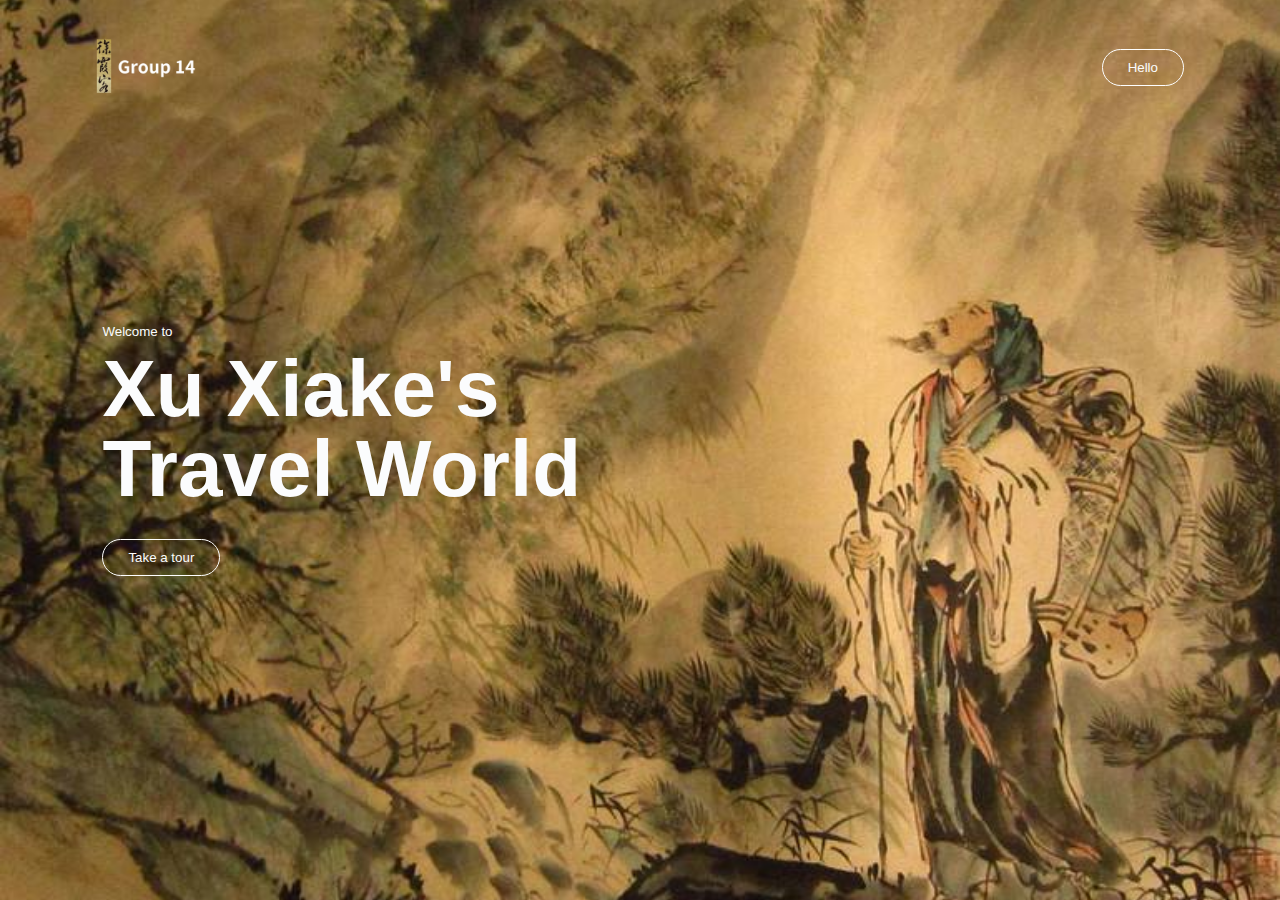
<file: page1/index.html>
<html>
<head>
    <title>Website Page Design - Xu Xiake's Tutorials</title>
    <link rel="stylesheet" href="style.css">
</head>
<body>
    <div class="hero">
        <div class="navbar">
            <img src="image/logo.png" class="logo">
            <button type="button">Hello</button>
        </div>
        <div class="content">
            <small>Welcome to</small>
            <h1>Xu Xiake's<br>Travel World</h1>
            <button onclick="window.location.href='../page2/index.html'" type="button">Take a tour</button>
        </div>

        <div class="bubbles">
            <img src="image/2.png">
            <img src="image/2.png">
            <img src="image/2.png">
            <img src="image/2.png">
            <img src="image/2.png">
            <img src="image/2.png">
            <img src="image/2.png">
        </div>
    </div>
</body>
</html>
</file>
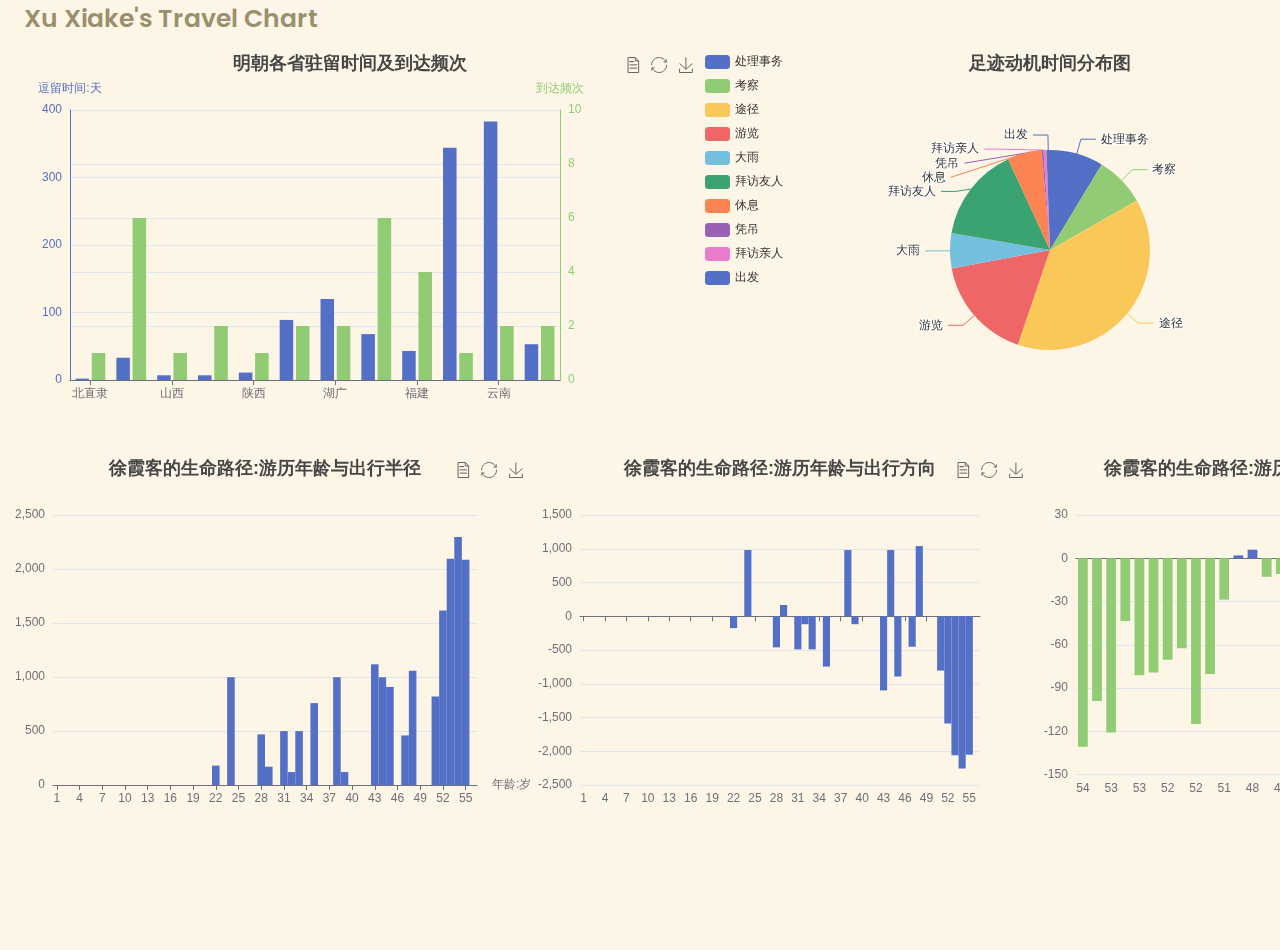
<file: charts/charts.html>
<!DOCTYPE html>
<html>

<head>
  <meta charset="utf-8" />
  <title>Website Page Design - Xu Xiake's Tutorials</title>
  <link rel="stylesheet" href="style.css">
  <!-- 引入刚刚下载的 ECharts 文件 -->
  <script src="echarts.js"></script>
</head>

<body>
  <div id="head" style="width: 100%;height:50px;background: #FDF5E6;">
    <pre class="head">    Xu Xiake's Travel Chart</pre>
  </div>
  <div class="container">
    <div id="one" style="width: 700px;height:400px;"></div>
    <div id="main" style="width: 700px;height:400px;"></div>
    <script type="text/javascript">
      var chartDom = document.getElementById('one');
      var myChart = echarts.init(chartDom);
      var option;
      const colors = ['#5470C6', '#91CC75'];
      option = {
        title: {
          text: '明朝各省驻留时间及到达频次',
          left: 'center'
        },
        color: colors,
        tooltip: {
          trigger: 'axis',
          axisPointer: {
            type: 'cross'
          }
        },
        grid: {
          right: '20%'
        },
        toolbox: {
          feature: {
            dataView: { show: true, readOnly: false },
            restore: { show: true },
            saveAsImage: { show: true }
          }
        },
        xAxis: [
          {
            type: 'category',
            axisTick: {
              alignWithLabel: true
            },
            // prettier-ignore
            data: ['北直隶', '南直隶', '山西', '河南', '陕西', '江西', '湖广', '浙江', '福建', '广西', '云南', '贵州']
          }
        ],
        yAxis: [
          {
            type: 'value',
            name: '逗留时间:天',
            min: 0,
            max: 400,
            position: 'left',
            axisLine: {
              show: true,
              lineStyle: {
                color: colors[0]
              }
            }
          },
          {
            type: 'value',
            name: '到达频次',
            min: 0,
            max: 10,
            position: 'right',
            axisLine: {
              show: true,
              lineStyle: {
                color: colors[1]
              }
            }
          }
        ],
        series: [
          {
            name: '逗留时间:天',
            type: 'bar',
            data: [
              2, 33, 7, 7, 11, 89, 120, 68, 43, 344, 383, 53
            ]
          },
          {
            name: '到达频次',
            type: 'bar',
            yAxisIndex: 1,
            data: [
              1, 6, 1, 2, 1, 2, 2, 6, 4, 1, 2, 2
            ]
          }
        ]
      };

      option && myChart.setOption(option);

    </script>
    <script type="text/javascript">
      // 基于准备好的dom，初始化echarts实例
      var myChart = echarts.init(document.getElementById('main'));

      // 指定图表的配置项和数据
      var option = {
        title: {
          text: '足迹动机时间分布图',
          left: 'center'
        },
        tooltip: {
          trigger: 'item'
        },
        legend: {
          orient: 'vertical',
          left: 'left'
        },
        toolbox: {
          feature: {
            dataView: { show: true, readOnly: false },
            restore: { show: true },
            saveAsImage: { show: true }
          }
        },
        series: [
          {
            name: 'Access From',
            type: 'pie',
            radius: '50%',
            data: [
              { value: 92, name: '处理事务' },
              { value: 86, name: '考察' },
              { value: 409, name: '途径' },
              { value: 179, name: '游览' },
              { value: 60, name: '大雨' },
              { value: 164, name: '拜访友人' },
              { value: 59, name: '休息' },
              { value: 3, name: '凭吊' },
              { value: 5, name: '拜访亲人' },
              { value: 6, name: '出发' }
            ],
            emphasis: {
              itemStyle: {
                shadowBlur: 10,
                shadowOffsetX: 0,
                shadowColor: 'rgba(0, 0, 0, 0.5)'
              }
            }
          }
        ]
      };

      // 使用刚指定的配置项和数据显示图表。
      myChart.setOption(option);
    </script>
  </div>
  <div class="next">
    <div id="first" style="width: 530px;height:400px;"></div>
    <div id="third" style="width: 500px;height:400px;"></div>
    <div id="second" style="width: 460px;height:350px;"></div>
    
    <script type="text/javascript">
      var chartDom = document.getElementById('first');
      var myChart = echarts.init(chartDom);
      var option;

      option = {
        title: {
          text: '徐霞客的生命路径:游历年龄与出行半径',
          left: 'center'
        },
        tooltip: {
          trigger: 'axis',
          axisPointer: {
            type: 'shadow'
          }
        },
        toolbox: {
          feature: {
            dataView: { show: true, readOnly: false },
            restore: { show: true },
            saveAsImage: { show: true }
          }
        },
        xAxis: [
          {
            type: 'category',
            name: '年龄:岁',
            data: [1, 2, 3, 4, 5, 6, 7, 8, 9, 10, 11, 12, 13, 14, 15, 16, 17, 18, 19, 20, 21, 22, 23, 24, 25, 26, 27, 28, 29, 30, 31, 32, 33, 34, 35, 36, 37, 38, 39, 40, 41, 42, 43, 44, 45, 46, 47, 48, 49, 50, 51, 52, 53, 54, 55, 56],
            axisTick: {
              alignWithLabel: true
            }
          }
        ],
        yAxis: [
          {
            type: 'value'
          }
        ],
        series: [
          {
            data: [0, 0, 0, 0, 0, 0, 0, 0, 0, 0, 0, 0, 0, 0, 0, 0, 0, 0, 0, 0, 0, 180, 0, 1000, 0, 0, 0, 470, 170, 0, 500, 120, 500, 0, 760, 0, 0, 1000, 120, 0, 0, 0, 1120, 1000, 910, 0, 460, 1060, 0, 0, 820, 1620, 2100, 2300, 2090, 0],
            name: '游历半径:直线距离公里',
            type: 'bar',
            barWidth: '100%'
          }
        ]
      };

      option && myChart.setOption(option);
    </script>

    <script type="text/javascript">
      var chartDom = document.getElementById('second');
      var myChart = echarts.init(chartDom);
      var option;

      option = {
        title: {
          text: '徐霞客的生命路径:游历年龄与游记日数',
          left: 'center'
        },
        tooltip: {
          trigger: 'axis',
          axisPointer: {
            type: 'shadow'
          }
        },
        grid: {
          left: '3%',
          right: '4%',
          bottom: '3%',
          containLabel: true
        },
        toolbox: {
          feature: {
            dataView: { show: true, readOnly: false },
            restore: { show: true },
            saveAsImage: { show: true }
          }
        },
        yAxis: [
          {
            type: 'value'
          }
        ],
        xAxis: [
          {
            type: 'category',
            axisTick: {
              show: false
            },
            data: ['54', '54', '53', '53', '53', '52', '52', '52', '52', '51', '51', '48', '48', '47', '47', '45', '43', '38', '38', '38', '35', '31' ,'31', '29', '29', '29', '28', '22']
          }
        ],
        series: [
          {
            name: '游记日数(+)',
            type: 'bar',
            stack: 'Total',
            emphasis: {
              focus: 'series'
            },
            data: [0,0,0,0,0,0,0,0,0,0,0,2,6,0,0,0,0,5,10,9,0,0,0,0,0,0,0,0,0]
          },
          {
            name: '游记日数(-)',
            type: 'bar',
            stack: 'Total',
            emphasis: {
              focus: 'series'
            },
            data: [-132,-100,-122,-44,-82,-80,-71,-63,-116,-81,-29,0,0,-13,-11,-20,-23,0,0,0,-9,-7,-8,-5,-11,-8,-9,-10]
          }
        ]
      };

      option && myChart.setOption(option);

    </script>

    <script type="text/javascript">
      var chartDom = document.getElementById('third');
      var myChart = echarts.init(chartDom);
      var option;

      option = {
        title: {
          text: '徐霞客的生命路径:游历年龄与出行方向',
          left: 'center'
        },
        tooltip: {
          trigger: 'axis',
          axisPointer: {
            type: 'shadow'
          }
        },
        toolbox: {
          feature: {
            dataView: { show: true, readOnly: false },
            restore: { show: true },
            saveAsImage: { show: true }
          }
        },
        xAxis: [
          {
            type: 'category',
            data: [1, 2, 3, 4, 5, 6, 7, 8, 9, 10, 11, 12, 13, 14, 15, 16, 17, 18, 19, 20, 21, 22, 23, 24, 25, 26, 27, 28, 29, 30, 31, 32, 33, 34, 35, 36, 37, 38, 39, 40, 41, 42, 43, 44, 45, 46, 47, 48, 49, 50, 51, 52, 53, 54, 55, 56],
            axisTick: {
              alignWithLabel: true
            }
          }
        ],
        yAxis: [
          {
            type: 'value'
          }
        ],
        series: [
          {
            data: [0, 0, 0, 0, 0, 0, 0, 0, 0, 0, 0, 0, 0, 0, 0, 0, 0, 0, 0, 0, 0, -180, 0, 1000, 0, 0, 0, -470, 170, 0, -500, -120, -500, 0, -760, 0, 0, 1000, -120, 0, 0, 0, -1120, 1000, -910, 0, -460, 1060, 0, 0, -820, -1620, -2100, -2300, -2090, 0],
            name: '游历半径:直线距离公里',
            type: 'bar',
            barWidth: '100%'
          }
        ]
      };

      option && myChart.setOption(option);
    </script>
  </div>
</body>

</html>
</file>
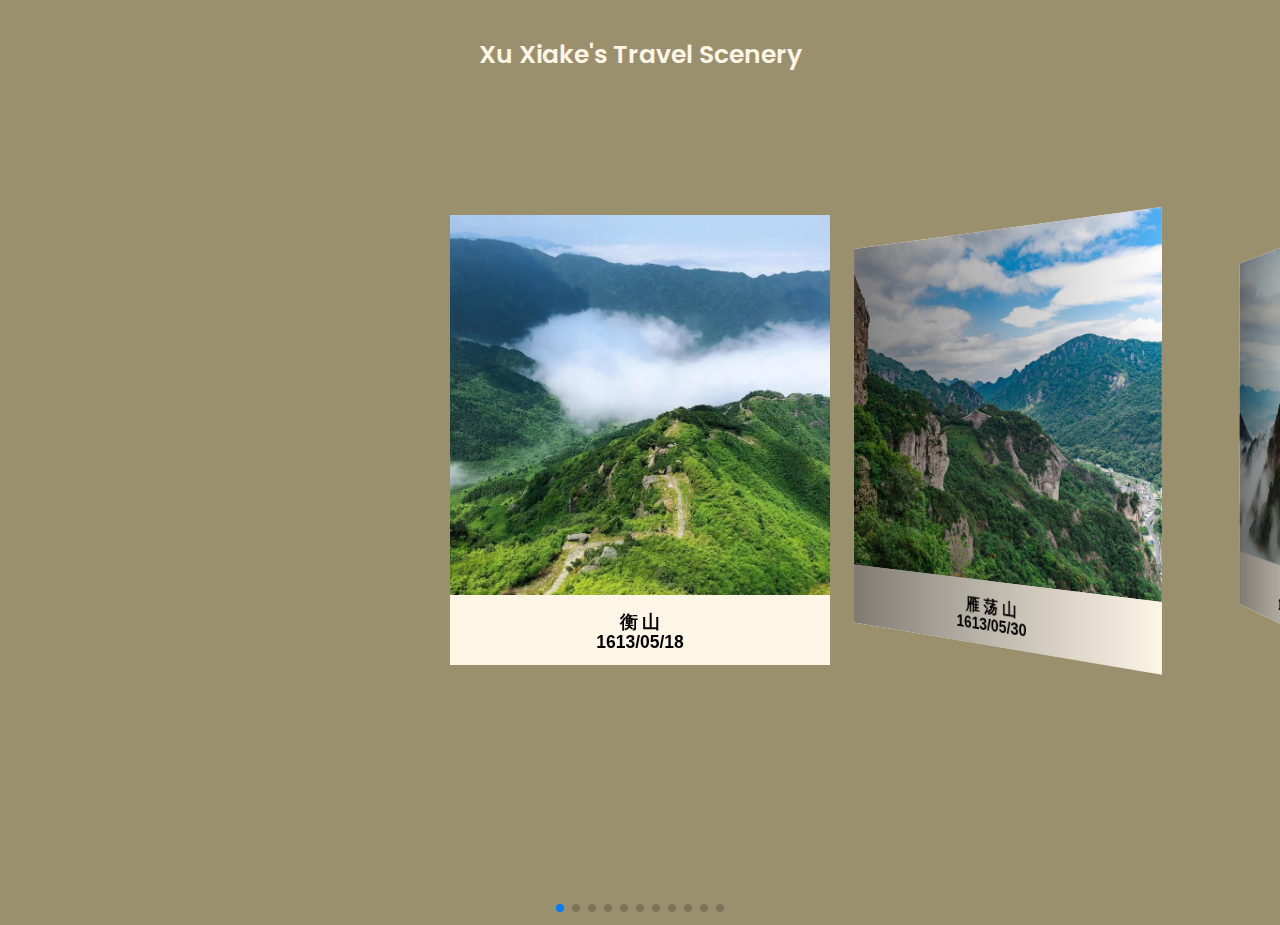
<file: picture/pictureplay.html>
<!DOCTYPE html>
<html lang="en">

<head>
  <meta charset="utf-8" />
  <title>Website Page Design - Xu Xiake's Tutorials</title>
  <meta name="viewport" content="width=device-width, initial-scale=1, minimum-scale=1, maximum-scale=1" />
  <!-- Link Swiper's CSS -->
  <link rel="stylesheet" href="https://unpkg.com/swiper/swiper-bundle.min.css" />
  <link rel="stylesheet" href="https://fonts.googleapis.com/css2?family=Poppins:wght@300;400;500;600;700&display=swap" />

  <!-- Demo styles -->
  <style>
    html,
    body {
      position: relative;
      height: 100%;
    }

    body {
      background: #9b906e;
      font-family: Helvetica Neue, Helvetica, Arial, sans-serif;
      font-size: 15px;
      text-align: center;
      line-height: 20px;
      color: #000;
      margin: 0;
      padding: 0;
    }

    .swiper {
      width: 100%;
      padding-top: 150px;
      padding-bottom: 100px;
    }

    .swiper-slide {
      background-position: center;
      background-size: cover;
      width: 380px;
      height: 450px;
      background: #FDF5E6;
    }

    .swiper-slide img {
      display: block;
      width: 100%;
    }

    .head {
      color: #FDF5E6;
      font-size: 25px;
      font-weight: 550;
      font-family: 'Poppins', sans-serif;
    }
  </style>
</head>

<body>
  <div id="head" style="width: 100%;height:40px;background: #9b906e;">
    <pre class="head"><br>Xu Xiake's Travel Scenery</pre>
  </div>
  <!-- Swiper -->
  <div class="swiper mySwiper">
    <div class="swiper-wrapper">
      <div class="swiper-slide">
        <img src="衡山.jpg" />
        <h3>衡 山<br>1613/05/18<span></span></h3>
      </div>
      <div class="swiper-slide">
        <img src="雁荡山.jpg" />
        <h3>雁 荡 山<br>1613/05/30<span></span></h3>
      </div>
      <div class="swiper-slide">
        <img src="庐山.jpg" />
        <h3>庐 山<br>1618/10/06<span></span></h3>
      </div>
      <div class="swiper-slide">
        <img src="江郎山.jpg" />
        <h3>江 郎 山<br>1620/06/23<span></span></h3>
      </div>
      <div class="swiper-slide">
        <img src="九鲤湖.jpg" />
        <h3>九 鲤 湖<br>1620/07/07<span></span></h3>
      </div>
      <div class="swiper-slide">
        <img src="嵩山.jpg" />
        <h3>嵩 山<br>1623/03/07<span></span></h3>
      </div>
      <div class="swiper-slide">
        <img src="华山.jpg" />
        <h3>华 山<br>1623/04/01<span></span></h3>
      </div>
      <div class="swiper-slide">
        <img src="天台山.jpg" />
        <h3>天 台 山<br>1632/5/3<span></span></h3>
      </div>
      <div class="swiper-slide">
        <img src="五台山.jpg" />
        <h3>五 台 山<br>1633/09/07<span></span></h3>
      </div>
      <div class="swiper-slide">
        <img src="恒山.jpg" />
        <h3>恒 山<br>1633/09/12<span></span></h3>
      </div>
      <div class="swiper-slide">
        <img src="丽江.jpg" />
        <h3>丽 江<br>1639/02/28<span></span></h3>
      </div>
    </div>
  </div>
  <div class="swiper-pagination"></div>
  </div>

  <!-- Swiper JS -->
  <script src="https://unpkg.com/swiper/swiper-bundle.min.js"></script>

  <!-- Initialize Swiper -->
  <script>
    var swiper = new Swiper(".mySwiper", {
      effect: "coverflow",
      grabCursor: true,
      centeredSlides: true,
      slidesPerView: "auto",
      coverflowEffect: {
        rotate: 50,
        stretch: 0,
        depth: 100,
        modifier: 1,
        slideShadows: true,
      },
      pagination: {
        el: ".swiper-pagination",
      },
    });
  </script>
</body>

</html>
</file>
<file: page1/style.css>
*{
    margin: 0;
    padding: 0;
    font-family:sans-serif;
}
.hero{
    width: 100%;
    height: 100vh;
    background-image: url(image/background.png);
    background-size: cover;
    background-position: center;
    position: relative;
    overflow: hidden;
}
.logo{
    width: 100px;
    cursor: pointer;
}
.navbar{
    width: 85%;
    height: 15%;
    margin: auto;
    display: flex;
    align-items: center;
    justify-content: space-between;
}
button{
    color: #fbfcfd;
    padding: 10px 25px;
    background: transparent;
    border: 1px solid #fff;
    border-radius: 20px;
    outline: none;
    cursor: pointer;
}
.content{
    color: #fbfcfd;
    position: absolute;
    top: 50%;
    left: 8%;
    transform: translateY(-50%);
    z-index: 2;
}

h1{
    font-size: 80px;
    margin: 10px 0 30px;
    line-height: 80px;
}
.bubbles img{
    width: 40px;
    animation: bubble 7s linear infinite;
}
.bubbles{
    width: 100%;
    display: flex;
    align-items: center;
    justify-content: space-around;
    position: absolute;
    bottom: -150px;
}

@keyframes bubble{
    0%{
        transform:translateY(0);
        opacity: 0;
    }
    50%{
    
        opacity: 1;
    }
    70%{
   
        opacity: 1;
    }
    100%{
        transform:translateY(-80vh);
        opacity: 0;
    }
}


.bubbles img:nth-child(1){
    animation-delay: 2s;
    width: 25px;
}
.bubbles img:nth-child(2){
    animation-delay: 1s;
}
.bubbles img:nth-child(3){
    animation-delay: 3s;
    width: 25px;
}
.bubbles img:nth-child(4){
    animation-delay: 4s;
}
.bubbles img:nth-child(5){
    animation-delay: 3s;
}
.bubbles img:nth-child(6){
    width: 20px;
    animation-delay: 6s;
}
.bubbles img:nth-child(7){
    width: 35px;
    animation-delay: 7s;
}
</file>
<file: charts/style.css>
@import url('https://fonts.googleapis.com/css2?family=Poppins:wght@300;400;500;600;700&display=swap');
*{
  margin: 0;
  padding: 0;
  box-sizing: border-box;
  font-family: 'Poppins', sans-serif;
  background: #FDF5E6;
}

.container{
    width: 100%;
    height: 45vh;
    /* display: flex;
    flex-direction: column; */
    display: grid;
    grid-template-columns: 1fr 1fr;
}
.next{
  width: 100%;
  height: 55vh;
  /* display: flex; */
  /* flex-direction: column; */
  display: grid;
  grid-template-columns: 1fr 1fr 1fr;
}

.head{
  color: #9b906e;
  font-size: 25px;
  font-weight: 550;
}
</file>
